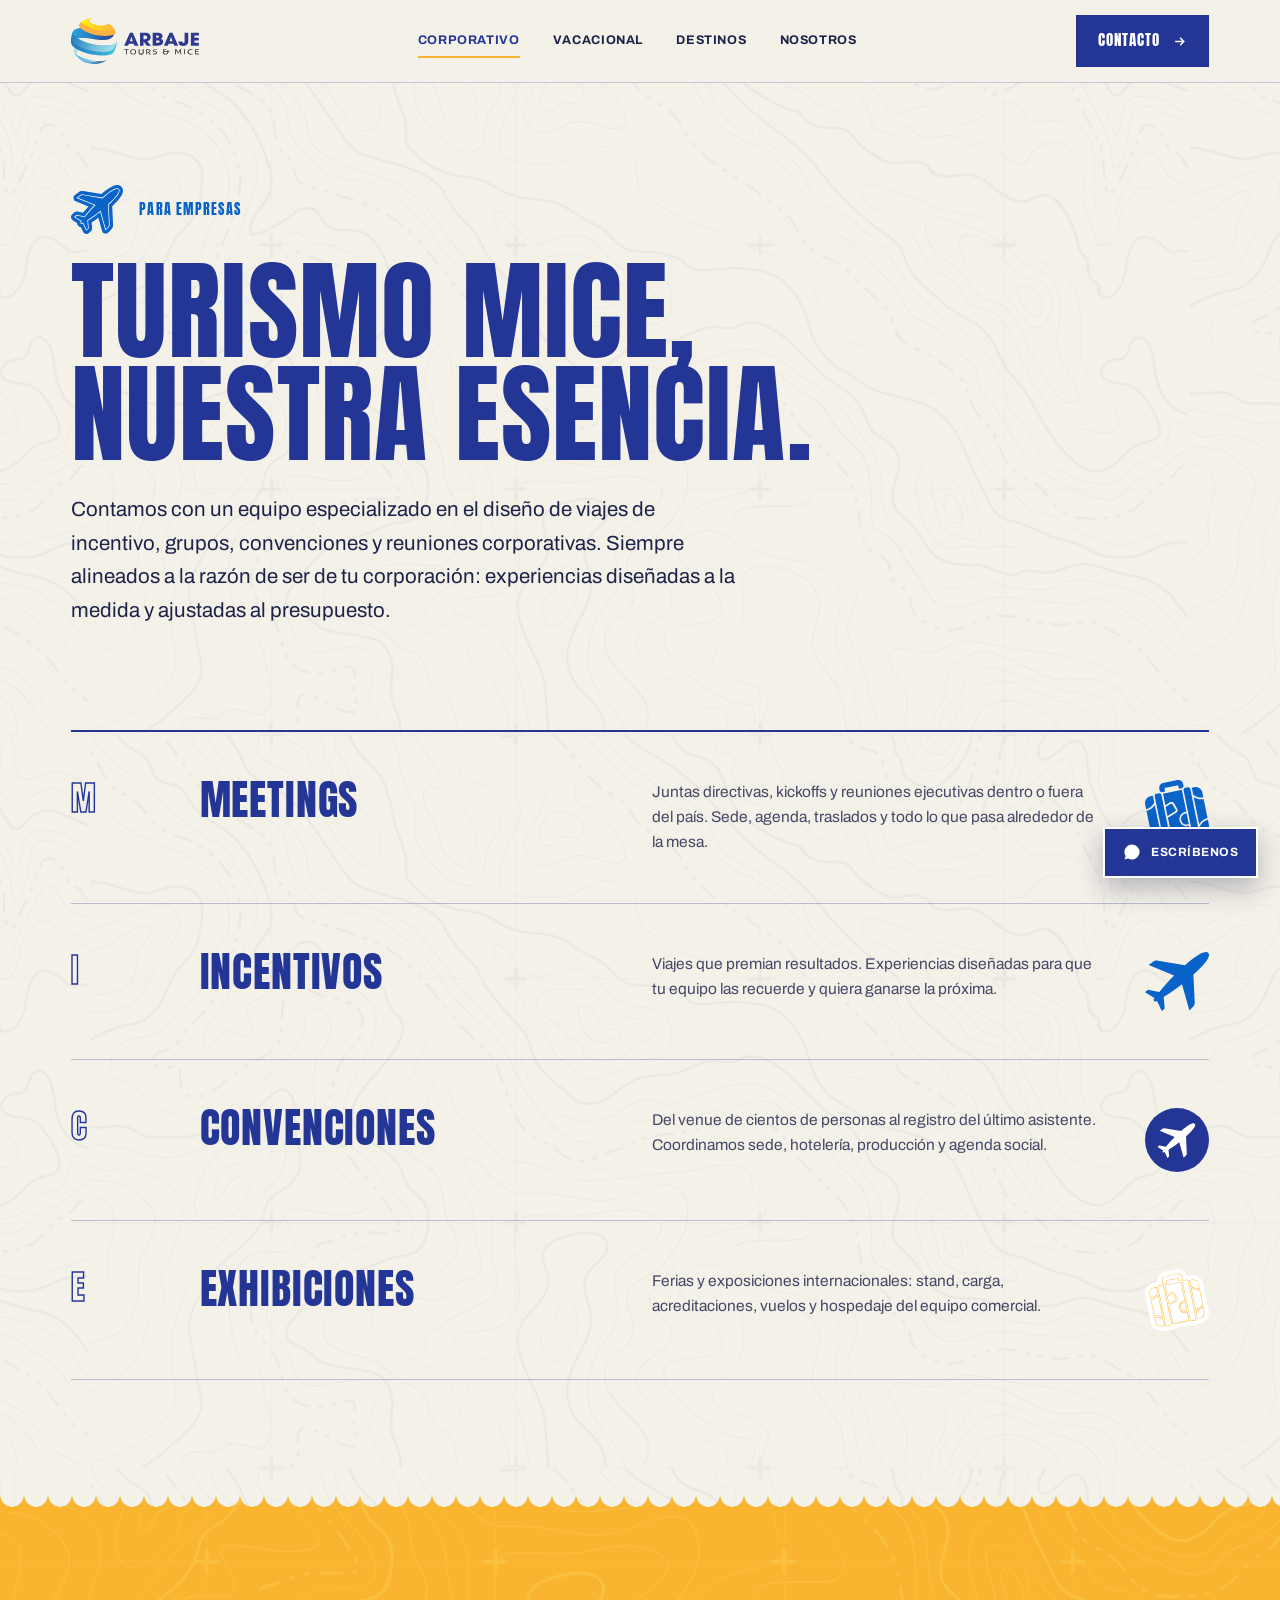
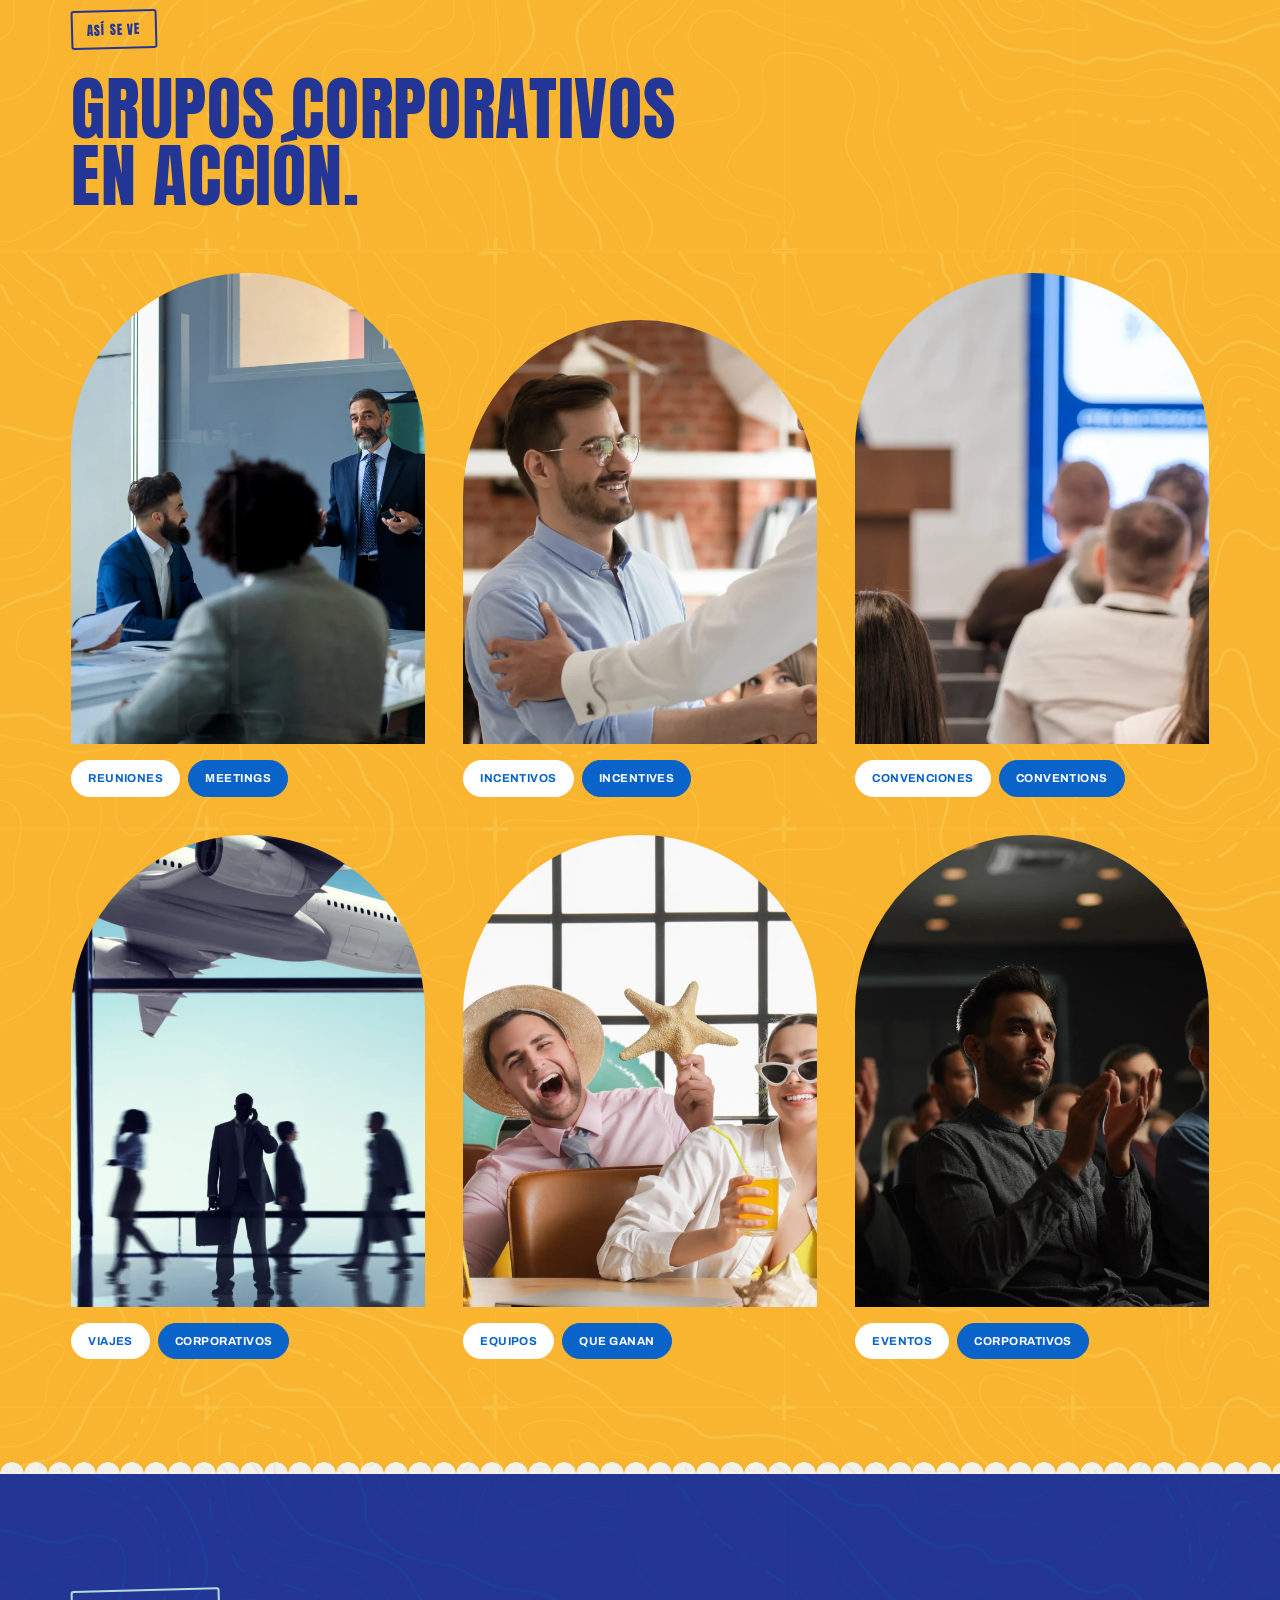
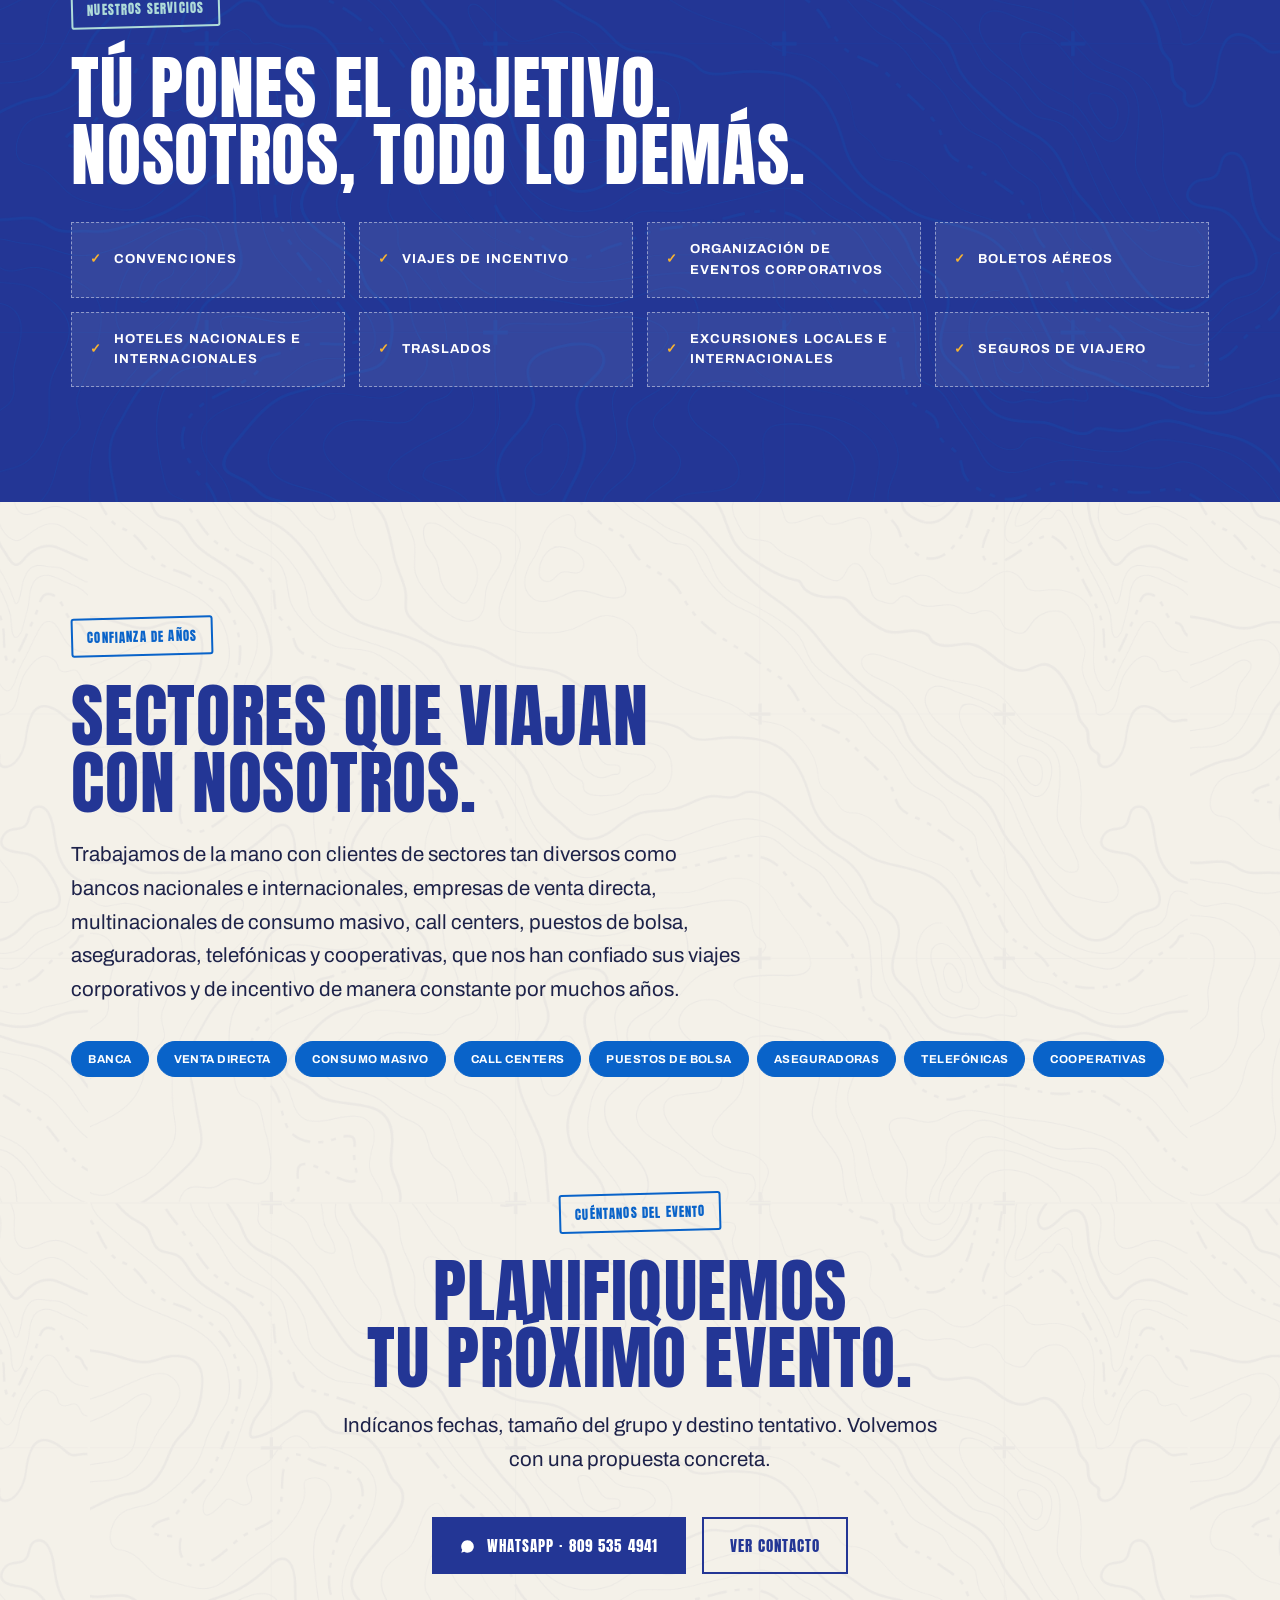
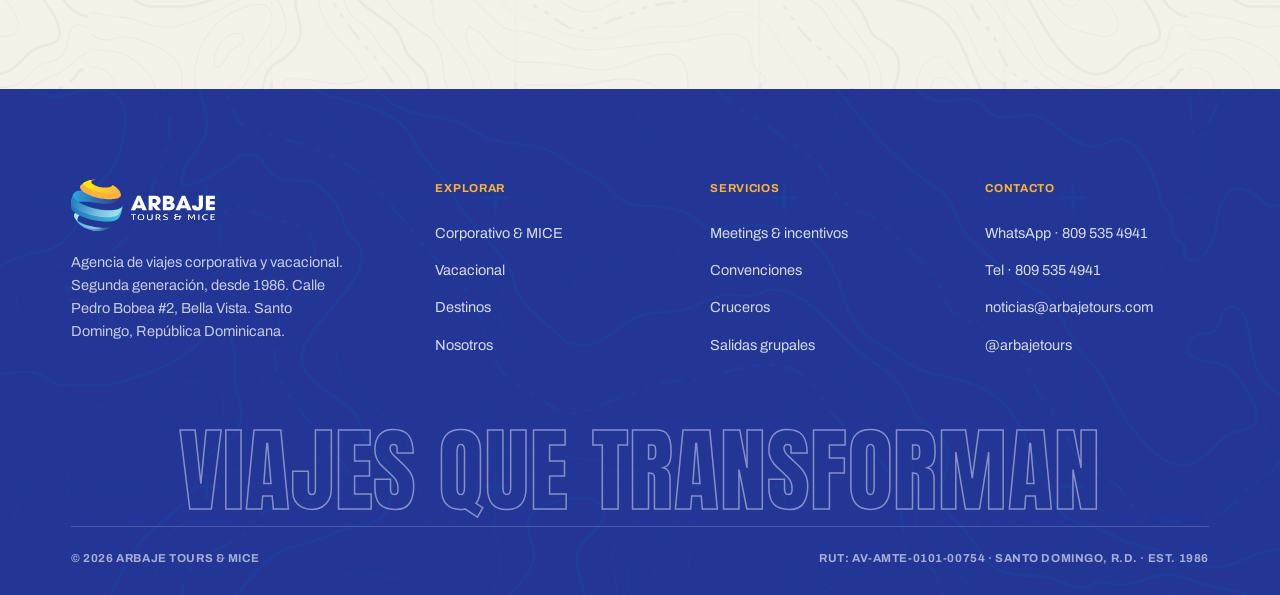
<file: corporativo.html>
<!DOCTYPE html>
<html lang="es">
<head>
<meta charset="UTF-8">
<meta name="viewport" content="width=device-width,initial-scale=1">
<title>Corporativo & MICE — Arbaje Tours & MICE</title>
<meta name="description" content="Reuniones, incentivos, convenciones y exhibiciones producidas de punta a punta desde Santo Domingo. Especialistas MICE desde 1986.">
<link rel="preconnect" href="https://fonts.googleapis.com">
<link rel="preconnect" href="https://fonts.gstatic.com" crossorigin>
<link href="https://fonts.googleapis.com/css2?family=Anton&family=Archivo:wght@400;500;600;700&display=swap" rel="stylesheet">
<link rel="stylesheet" href="styles.css">
</head>
<body>

<header class="site-head">
  <div class="inner">
    <a href="index.html" class="brand" aria-label="Arbaje Tours & MICE">
      <img src="assets/logos/arbaje-horizontal.svg" alt="Arbaje Tours & MICE">
    </a>
    <nav class="main-nav" aria-label="Principal">
      <a href="corporativo.html">Corporativo</a>
      <a href="vacacional.html">Vacacional</a>
      <a href="destinos.html">Destinos</a>
      <a href="nosotros.html">Nosotros</a>
    </nav>
    <div class="head-cta">
      <a href="contacto.html" class="btn">Contacto
        <svg viewBox="0 0 24 24" fill="none" stroke="currentColor" stroke-width="2.2"><path d="M5 12h14M13 6l6 6-6 6"/></svg>
      </a>
    </div>
    <button class="burger" id="burger" aria-label="Menú" aria-expanded="false">
      <svg viewBox="0 0 24 24" fill="none" stroke="currentColor" stroke-width="2"><path d="M3 6h18M3 12h18M3 18h18"/></svg>
    </button>
  </div>
  <nav class="mobile-nav" id="mobileNav" aria-label="Menú móvil">
    <a href="corporativo.html">Corporativo </a>
    <a href="vacacional.html">Vacacional </a>
    <a href="destinos.html">Destinos </a>
    <a href="nosotros.html">Nosotros </a>
    <a href="contacto.html">Contacto </a>
  </nav>
</header>

<!-- ============ HERO ============ -->
<section class="page-hero">
  <div class="wrap">
    <div class="kicker rv">
      <img src="assets/brand/planebadge-azure.svg" alt="">
      <span class="mono azure">Para empresas</span>
    </div>
    <h1 class="display rv d1">Turismo MICE,<br>nuestra esencia.</h1>
    <p class="lead rv d2">Contamos con un equipo especializado en el diseño de viajes de incentivo, grupos, convenciones y reuniones corporativas. Siempre alineados a la razón de ser de tu corporación: experiencias diseñadas a la medida y ajustadas al presupuesto.</p>
  </div>
</section>

<!-- ============ M.I.C.E. ============ -->
<section class="sec" style="padding-top:0">
  <div class="wrap">
    <div class="rows rv">
      <div class="row-item">
        <span class="no">M</span>
        <h3 class="display">Meetings</h3>
        <p>Juntas directivas, kickoffs y reuniones ejecutivas dentro o fuera del país. Sede, agenda, traslados y todo lo que pasa alrededor de la mesa.</p>
        <img class="ico" src="assets/brand/luggage-azure.svg" alt="">
      </div>
      <div class="row-item">
        <span class="no">I</span>
        <h3 class="display">Incentivos</h3>
        <p>Viajes que premian resultados. Experiencias diseñadas para que tu equipo las recuerde y quiera ganarse la próxima.</p>
        <img class="ico" src="assets/brand/plane-azure.svg" alt="">
      </div>
      <div class="row-item">
        <span class="no">C</span>
        <h3 class="display">Convenciones</h3>
        <p>Del venue de cientos de personas al registro del último asistente. Coordinamos sede, hotelería, producción y agenda social.</p>
        <img class="ico" src="assets/brand/badge-circle-navy.svg" alt="">
      </div>
      <div class="row-item">
        <span class="no">E</span>
        <h3 class="display">Exhibiciones</h3>
        <p>Ferias y exposiciones internacionales: stand, carga, acreditaciones, vuelos y hospedaje del equipo comercial.</p>
        <img class="ico" src="assets/brand/luggage-sun.svg" alt="">
      </div>
    </div>
  </div>
</section>

<!-- ============ GALERÍA MICE ============ -->
<section class="sec sec-sun">
  <div class="wrap">
    <div class="cat-head rv">
      <div>
        <div class="eyebrow">Así se ve</div>
        <h2 class="display">Grupos corporativos<br>en acción.</h2>
      </div>
    </div>
    <div class="arch-grid">
      <div class="arch-card rv">
        <div class="arch crop"><img src="assets/photos/mice-6.webp" alt="Reunión ejecutiva"></div>
        <div class="pills"><span class="pill">Reuniones</span><span class="pill blue">Meetings</span></div>
      </div>
      <div class="arch-card rv d1">
        <div class="arch crop"><img src="assets/photos/mice-7.webp" alt="Reconocimiento en viaje de incentivo"></div>
        <div class="pills"><span class="pill">Incentivos</span><span class="pill blue">Incentives</span></div>
      </div>
      <div class="arch-card rv d2">
        <div class="arch crop"><img src="assets/photos/mice-3.webp" alt="Convención corporativa"></div>
        <div class="pills"><span class="pill">Convenciones</span><span class="pill blue">Conventions</span></div>
      </div>
      <div class="arch-card rv">
        <div class="arch crop"><img src="assets/photos/mice-4.webp" alt="Viaje corporativo"></div>
        <div class="pills"><span class="pill">Viajes</span><span class="pill blue">Corporativos</span></div>
      </div>
      <div class="arch-card rv d1">
        <div class="arch crop"><img src="assets/photos/mice-5.webp" alt="Equipo celebrando su viaje de incentivo"></div>
        <div class="pills"><span class="pill">Equipos</span><span class="pill blue">Que ganan</span></div>
      </div>
      <div class="arch-card rv d2">
        <div class="arch crop"><img src="assets/photos/mice-2.webp" alt="Audiencia en convención"></div>
        <div class="pills"><span class="pill">Eventos</span><span class="pill blue">Corporativos</span></div>
      </div>
    </div>
  </div>
</section>

<!-- ============ PRODUCCIÓN ============ -->
<section class="sec sec-navy">
  <div class="wrap">
    <div class="rv">
      <div class="eyebrow">Nuestros servicios</div>
      <h2 class="display">Tú pones el objetivo.<br>Nosotros, todo lo demás.</h2>
    </div>
    <ul class="checks rv d1">
      <li>Convenciones</li>
      <li>Viajes de incentivo</li>
      <li>Organización de eventos corporativos</li>
      <li>Boletos aéreos</li>
      <li>Hoteles nacionales e internacionales</li>
      <li>Traslados</li>
      <li>Excursiones locales e internacionales</li>
      <li>Seguros de viajero</li>
    </ul>
  </div>
</section>

<!-- ============ SECTORES ============ -->
<section class="sec" style="padding-bottom:0">
  <div class="wrap">
    <div class="rv">
      <div class="eyebrow">Confianza de años</div>
      <h2 class="display">Sectores que viajan<br>con nosotros.</h2>
      <p class="lead" style="margin-top:22px">Trabajamos de la mano con clientes de sectores tan diversos como bancos nacionales e internacionales, empresas de venta directa, multinacionales de consumo masivo, call centers, puestos de bolsa, aseguradoras, telefónicas y cooperativas, que nos han confiado sus viajes corporativos y de incentivo de manera constante por muchos años.</p>
    </div>
    <div class="pills rv d1" style="margin-top:34px">
      <span class="pill blue">Banca</span>
      <span class="pill blue">Venta directa</span>
      <span class="pill blue">Consumo masivo</span>
      <span class="pill blue">Call centers</span>
      <span class="pill blue">Puestos de bolsa</span>
      <span class="pill blue">Aseguradoras</span>
      <span class="pill blue">Telefónicas</span>
      <span class="pill blue">Cooperativas</span>
    </div>
  </div>
</section>

<!-- ============ CTA ============ -->
<section class="sec endcta">
  <div class="wrap">
    <div class="rv">
      <div class="eyebrow" style="justify-content:center">Cuéntanos del evento</div>
      <h2 class="display">Planifiquemos<br>tu próximo evento.</h2>
      <p class="lead">Indícanos fechas, tamaño del grupo y destino tentativo. Volvemos con una propuesta concreta.</p>
      <div class="actions">
        <a href="https://wa.me/18095354941" target="_blank" rel="noopener" class="btn">
          <svg viewBox="0 0 24 24" fill="currentColor"><path d="M17.5 14.4c-.3-.1-1.8-.9-2-1-.3-.1-.5-.1-.7.1-.2.3-.8 1-1 1.2-.2.2-.3.2-.6.1-.3-.1-1.3-.5-2.4-1.5-.9-.8-1.5-1.8-1.7-2-.2-.3 0-.5.1-.6l.4-.5c.1-.2.2-.3.3-.5.1-.2 0-.4 0-.5 0-.1-.7-1.6-.9-2.2-.2-.6-.5-.5-.7-.5h-.6c-.2 0-.5.1-.8.4-.3.3-1 1-1 2.5s1.1 2.9 1.2 3.1c.1.2 2.1 3.2 5.1 4.5.7.3 1.3.5 1.7.6.7.2 1.4.2 1.9.1.6-.1 1.8-.7 2-1.4.2-.7.2-1.3.2-1.4-.1-.1-.3-.2-.6-.3M12 2a10 10 0 00-8.5 15.3L2 22l4.8-1.5A10 10 0 1012 2z"/></svg>
          WhatsApp · 809 535 4941
        </a>
        <a href="contacto.html" class="btn line">Ver contacto</a>
      </div>
    </div>
  </div>
</section>

<footer class="ftr">
  <div class="wrap">
    <div class="top">
      <div class="brandcol">
        <img src="assets/logos/arbaje-horizontal-white.svg" alt="Arbaje Tours & MICE">
        <p>Agencia de viajes corporativa y vacacional. Segunda generación, desde 1986. Calle Pedro Bobea #2, Bella Vista. Santo Domingo, República Dominicana.</p>
      </div>
      <div class="col">
        <h4>Explorar</h4>
        <a href="corporativo.html">Corporativo & MICE</a>
        <a href="vacacional.html">Vacacional</a>
        <a href="destinos.html">Destinos</a>
        <a href="nosotros.html">Nosotros</a>
      </div>
      <div class="col">
        <h4>Servicios</h4>
        <a href="corporativo.html">Meetings & incentivos</a>
        <a href="corporativo.html">Convenciones</a>
        <a href="vacacional.html">Cruceros</a>
        <a href="vacacional.html">Salidas grupales</a>
      </div>
      <div class="col">
        <h4>Contacto</h4>
        <a href="https://wa.me/18095354941" target="_blank" rel="noopener">WhatsApp · 809 535 4941</a>
        <a href="tel:+18095354941">Tel · 809 535 4941</a>
        <a href="mailto:noticias@arbajetours.com">noticias@arbajetours.com</a>
        <a href="https://instagram.com/arbajetours" target="_blank" rel="noopener">@arbajetours</a>
      </div>
    </div>
    <div class="bigline" aria-hidden="true">Viajes que transforman</div>
    <div class="bot">
      <span>© 2026 Arbaje Tours & MICE</span>
      <span>RUT: AV-AMTE-0101-00754 · Santo Domingo, R.D. · Est. 1986</span>
    </div>
  </div>
</footer>

<a href="https://wa.me/18095354941" target="_blank" rel="noopener" class="wa" aria-label="WhatsApp">
  <svg viewBox="0 0 24 24" fill="currentColor"><path d="M17.5 14.4c-.3-.1-1.8-.9-2-1-.3-.1-.5-.1-.7.1-.2.3-.8 1-1 1.2-.2.2-.3.2-.6.1-.3-.1-1.3-.5-2.4-1.5-.9-.8-1.5-1.8-1.7-2-.2-.3 0-.5.1-.6l.4-.5c.1-.2.2-.3.3-.5.1-.2 0-.4 0-.5 0-.1-.7-1.6-.9-2.2-.2-.6-.5-.5-.7-.5h-.6c-.2 0-.5.1-.8.4-.3.3-1 1-1 2.5s1.1 2.9 1.2 3.1c.1.2 2.1 3.2 5.1 4.5.7.3 1.3.5 1.7.6.7.2 1.4.2 1.9.1.6-.1 1.8-.7 2-1.4.2-.7.2-1.3.2-1.4-.1-.1-.3-.2-.6-.3M12 2a10 10 0 00-8.5 15.3L2 22l4.8-1.5A10 10 0 1012 2z"/></svg>
  <span>Escríbenos</span>
</a>

<script src="app.js"></script>
</body>
</html>
</file>
<file: styles.css>
/* ============================================================
   ARBAJE TOURS & MICE — sitio 2026
   Dirección: editorial · pasaporte · scrapbook de viaje
   Tipos: Anton (display) · Archivo (texto) · IBM Plex Mono (meta)
   ============================================================ */

:root{
  --navy:#233695;
  --azure:#0963c9;
  --sun:#f9b430;
  --sunlight:#fbcd52;
  --pink:#ed2c7a;
  --aqua:#afdcd9;
  --gray:#dad8da;
  --paper:#f4f1e9;
  --paper-2:#ece8dd;
  --ink:#1d2249;
  --wrap:1240px;
  --gutter:clamp(20px, 4vw, 56px);
}

*{margin:0;padding:0;box-sizing:border-box}
html{scroll-behavior:smooth}

body{
  font-family:"Archivo",system-ui,sans-serif;
  font-size:17px;
  line-height:1.6;
  color:var(--ink);
  background:var(--paper);
  -webkit-font-smoothing:antialiased;
  overflow-x:hidden;
}

/* textura de papel sobre todo el fondo (gris sobre crema, como en las piezas) */
body{position:relative}
body::before{
  content:"";
  position:absolute;
  inset:0;
  background:url("assets/brand/tex-gray.png") top center/1100px repeat;
  opacity:.35;
  pointer-events:none;
  z-index:0;
}
body > *{position:relative;z-index:1}

::selection{background:var(--sun);color:var(--navy)}

img{max-width:100%;display:block}
a{color:inherit;text-decoration:none}
ul{list-style:none}

.wrap{max-width:var(--wrap);margin:0 auto;padding-inline:var(--gutter)}

/* ---------- tipografía ---------- */
.display{
  font-family:"Anton",sans-serif;
  font-weight:400;
  text-transform:uppercase;
  line-height:.95;
  letter-spacing:.01em;
  color:var(--navy);
}
h1.display{font-size:clamp(52px, 8.5vw, 118px)}
h2.display{font-size:clamp(38px, 5.5vw, 72px)}
h3.display{font-size:clamp(26px, 3.4vw, 42px)}

.mono{
  font-family:"Anton",sans-serif;
  font-weight:400;
  font-size:13.5px;
  text-transform:uppercase;
  letter-spacing:.09em;
}

/* etiqueta tipo sello de goma (como los sellos de pasaporte de la marca) */
.eyebrow{
  display:inline-flex;
  align-items:center;
  font-family:"Anton",sans-serif;
  font-weight:400;
  font-size:13px;
  text-transform:uppercase;
  letter-spacing:.09em;
  color:var(--azure);
  border:2px solid currentColor;
  border-radius:3px;
  padding:8px 14px 6px;
  transform:rotate(-1.5deg);
  margin-bottom:26px;
}

.lead{font-size:clamp(18px, 1.6vw, 21px);line-height:1.65;max-width:56ch}
.azure{color:var(--azure)}
.sun-t{color:var(--sun)}
.pink-t{color:var(--pink)}

/* ---------- botones y enlaces ---------- */
.btn{
  display:inline-flex;
  align-items:center;
  gap:12px;
  font-family:"Anton",sans-serif;
  font-weight:400;
  font-size:14.5px;
  text-transform:uppercase;
  letter-spacing:.07em;
  background:var(--navy);
  color:#fff;
  padding:16px 26px 14px;
  border:2px solid var(--navy);
  transition:background .2s, color .2s, transform .2s;
}
.btn:hover{background:var(--azure);border-color:var(--azure)}
.btn.sun{background:var(--sun);border-color:var(--sun);color:var(--navy)}
.btn.sun:hover{background:var(--sunlight);border-color:var(--sunlight)}
.btn.line{background:transparent;color:var(--navy)}
.btn.line:hover{background:var(--navy);color:#fff}
.btn.line.on-dark{color:#fff;border-color:#fff}
.btn.line.on-dark:hover{background:#fff;color:var(--navy)}
.btn svg{width:15px;height:15px;flex:none}

.tlink{
  display:inline-flex;
  align-items:center;
  gap:10px;
  font-family:"Anton",sans-serif;
  font-weight:400;
  font-size:14px;
  text-transform:uppercase;
  letter-spacing:.07em;
  color:var(--navy);
  border-bottom:2px solid var(--sun);
  padding-bottom:5px;
  transition:gap .2s, color .2s;
}
.tlink:hover{gap:16px;color:var(--azure)}
.tlink svg{width:15px;height:15px}

/* ---------- header ---------- */
.site-head{
  position:sticky;
  top:0;
  z-index:60;
  background:var(--paper);
  border-bottom:1px solid color-mix(in srgb, var(--navy) 22%, transparent);
}
.site-head .inner{
  max-width:var(--wrap);
  margin:0 auto;
  padding:0 var(--gutter);
  display:flex;
  align-items:center;
  justify-content:space-between;
  gap:28px;
  height:82px;
}
.site-head .brand img{height:46px;width:auto}
.main-nav{display:flex;gap:clamp(18px, 2.6vw, 40px)}
.main-nav a{
  font-family:"Archivo",sans-serif;font-weight:700;
  font-size:12.5px;
  text-transform:uppercase;
  letter-spacing:.05em;
  color:var(--ink);
  padding:6px 0;
  border-bottom:2px solid transparent;
  transition:color .2s, border-color .2s;
}
.main-nav a .no{color:var(--azure);margin-right:6px;font-size:10.5px}
.main-nav a:hover{color:var(--azure)}
.main-nav a.current{border-color:var(--sun);color:var(--navy)}
.head-cta{white-space:nowrap}
.head-cta .btn{padding:12px 20px}

.burger{
  display:none;
  background:none;
  border:2px solid var(--navy);
  width:44px;height:44px;
  align-items:center;justify-content:center;
  cursor:pointer;
  color:var(--navy);
}
.burger svg{width:20px;height:20px}

/* menú móvil */
.mobile-nav{
  display:none;
  border-bottom:1px solid color-mix(in srgb, var(--navy) 22%, transparent);
  background:var(--paper);
}
.mobile-nav.open{display:block}
.mobile-nav a{
  display:flex;
  justify-content:space-between;
  align-items:center;
  padding:18px var(--gutter);
  font-family:"Archivo",sans-serif;font-weight:700;
  font-size:14px;
  text-transform:uppercase;
  letter-spacing:.05em;
  color:var(--navy);
  border-top:1px dashed color-mix(in srgb, var(--navy) 25%, transparent);
}
.mobile-nav a .no{color:var(--azure)}

/* ---------- secciones con textura ---------- */
.sec{padding-block:clamp(72px, 9vw, 130px)}

.sec-navy{
  position:relative;
  background:var(--navy);
  color:#fff;
  overflow:hidden;
}
.sec-navy::before{
  content:"";
  position:absolute;inset:0;
  background:url("assets/brand/tex-azure.png") center/1300px repeat;
  opacity:.18;
  pointer-events:none;
}
.sec-navy > *{position:relative}
.sec-navy .display{color:#fff}
.sec-navy .eyebrow{color:var(--aqua)}

.sec-sun{
  position:relative;
  background:var(--sun);
  overflow:hidden;
}
.sec-sun::before{
  content:"";
  position:absolute;inset:0;
  background:url("assets/brand/tex-sunlight.png") center/1300px repeat;
  opacity:.5;
  pointer-events:none;
}
.sec-sun > *{position:relative}
.sec-sun .eyebrow{color:var(--navy)}

.sec-azure{
  position:relative;
  background:var(--azure);
  color:#fff;
  overflow:hidden;
}
.sec-azure::before{
  content:"";
  position:absolute;inset:0;
  background:url("assets/brand/tex-navy.png") center/1300px repeat;
  opacity:.16;
  pointer-events:none;
}
.sec-azure > *{position:relative}
.sec-azure .display{color:#fff}

/* borde perforado de estampilla: recorta los bordes de la propia sección,
   así el color y la textura del fondo amarillo siguen continuos */
.sec-sun{
  --pf:24px;
  -webkit-mask:
    radial-gradient(circle 12px at 12px 0, transparent 11.5px, #000 12px) left top / 24px var(--pf) repeat-x,
    radial-gradient(circle 12px at 12px var(--pf), transparent 11.5px, #000 12px) left bottom / 24px var(--pf) repeat-x,
    linear-gradient(#000 0 0) 0 var(--pf) / 100% calc(100% - var(--pf)*2) no-repeat;
  mask:
    radial-gradient(circle 12px at 12px 0, transparent 11.5px, #000 12px) left top / 24px var(--pf) repeat-x,
    radial-gradient(circle 12px at 12px var(--pf), transparent 11.5px, #000 12px) left bottom / 24px var(--pf) repeat-x,
    linear-gradient(#000 0 0) 0 var(--pf) / 100% calc(100% - var(--pf)*2) no-repeat;
}

/* ---------- foto con marco de estampilla de la marca (svg 38/39) ---------- */
.stampframe{
  position:relative;
  aspect-ratio:324.8/240.91;
}
.stampframe .ph{
  position:absolute;
  left:3.4%;
  top:5.2%;
  width:93.3%;
  height:89.2%;
  object-fit:cover;
}
.stampframe .frame{
  position:absolute;
  inset:0;
  width:100%;height:100%;
  pointer-events:none;
}

/* ---------- burbujas de avión (choques, físicas suaves) ---------- */
.bubbles{
  position:absolute;
  inset:0;
  overflow:hidden;
  pointer-events:none;
  z-index:0;
}
.bubble{
  position:absolute;
  top:0;left:0;
  will-change:transform;
  user-select:none;
}
.endcta{position:relative}
.endcta .wrap{position:relative;z-index:1}

/* ---------- foto estampilla (sello postal) ----------
   la foto llena TODO el sello; la perforación muerde la foto directamente */
.stamp{
  -webkit-mask:url("assets/brand/stampframe-white.svg") center/100% 100% no-repeat;
          mask:url("assets/brand/stampframe-white.svg") center/100% 100% no-repeat;
  aspect-ratio:324.8/241.93;
  overflow:hidden;
}
.stamp img{width:100%;height:100%;object-fit:cover}

.stamp-card{position:relative}
.stamp-card figcaption{
  margin-top:14px;
  display:flex;
  justify-content:space-between;
  align-items:baseline;
  gap:12px;
}
.stamp-card .place{
  font-family:"Anton",sans-serif;
  text-transform:uppercase;
  font-size:21px;
  color:var(--navy);
  letter-spacing:.02em;
}
.stamp-card .meta{
  font-family:"Archivo",sans-serif;font-weight:700;
  font-size:12px;
  text-transform:uppercase;
  letter-spacing:.04em;
  color:var(--azure);
  text-align:right;
}

/* ---------- foto en arco (como los posts de Berlín/Barcelona) ---------- */
.arch{
  border-radius:999px 999px 0 0;
  overflow:hidden;
  position:relative;
}
.arch img{width:100%;height:100%;object-fit:cover}

/* pills ciudad · país */
.pills{display:flex;gap:8px;flex-wrap:wrap}
.pill{
  font-family:"Archivo",sans-serif;font-weight:700;
  font-size:11.5px;
  text-transform:uppercase;
  letter-spacing:.04em;
  padding:8px 16px;
  border-radius:999px;
  background:#fff;
  color:var(--azure);
  border:1.5px solid #fff;
}
.pill.blue{background:var(--azure);color:#fff;border-color:var(--azure)}

/* ---------- decoraciones de marca ---------- */
.deco{position:absolute;pointer-events:none;user-select:none}
.deco.spin{transform:rotate(12deg)}

/* ---------- reveal ---------- */
.rv{opacity:0;transform:translateY(22px);transition:opacity .7s ease, transform .7s ease}
.rv.in{opacity:1;transform:none}
.d1{transition-delay:.08s}
.d2{transition-delay:.16s}
.d3{transition-delay:.24s}
@media (prefers-reduced-motion:reduce){.rv{opacity:1;transform:none;transition:none}}

/* ============================================================
   HOME
   ============================================================ */
.hero{
  position:relative;
  padding-block:clamp(60px, 8vw, 120px) clamp(70px, 9vw, 130px);
  overflow:hidden;
}
.hero-grid{
  display:grid;
  grid-template-columns:1.05fr .95fr;
  gap:clamp(40px, 5vw, 80px);
  align-items:center;
}
.hero-copy .lead{margin:26px 0 38px}
.hero-cta{display:flex;gap:22px;align-items:center;flex-wrap:wrap}

.hero-facts{
  display:flex;
  gap:clamp(28px, 4vw, 64px);
  margin-top:clamp(44px, 5vw, 70px);
  padding-top:30px;
  border-top:1px dashed color-mix(in srgb, var(--navy) 35%, transparent);
}
.fact .n{
  font-family:"Anton",sans-serif;
  font-size:clamp(26px, 2.6vw, 36px);
  color:var(--navy);
  line-height:1;
}
.fact .l{
  font-family:"Archivo",sans-serif;font-weight:700;
  font-size:11.5px;
  text-transform:uppercase;
  letter-spacing:.05em;
  color:color-mix(in srgb, var(--ink) 65%, transparent);
  margin-top:8px;
}

/* collage de estampillas del hero */
.hero-collage{position:relative;min-height:520px}
.hero-collage .stamp-a{
  position:absolute;top:0;right:6%;width:min(62%, 340px);
  transform:rotate(3deg);
  
}
.hero-collage .stamp-b{
  position:absolute;bottom:8%;left:0;width:min(58%, 320px);
  transform:rotate(-4deg);
  
}
.hero-collage .roundstamp{
  position:absolute;
  bottom:26%;right:2%;
  width:150px;
  transform:rotate(12deg);
  opacity:.95;
}
.hero-collage .plane{
  position:absolute;
  top:-2%;left:6%;
  width:92px;
  transform:rotate(-8deg);
}
.hero-collage .tickettravel{
  position:absolute;
  top:38%;left:26%;
  width:180px;
  transform:rotate(-9deg);
  opacity:.9;
}

/* certificaciones bajo los facts del hero: sellos visibles */
.certline{
  display:flex;
  align-items:center;
  gap:10px;
  flex-wrap:wrap;
  margin-top:24px;
}
.certline .cl{
  font-family:"Archivo",sans-serif;
  font-weight:700;
  font-size:12px;
  text-transform:uppercase;
  letter-spacing:.05em;
  color:color-mix(in srgb, var(--ink) 65%, transparent);
  margin-right:4px;
}
.certline .cert{
  font-family:"Anton",sans-serif;
  font-size:13px;
  text-transform:uppercase;
  letter-spacing:.08em;
  color:var(--azure);
  border:2px solid var(--azure);
  border-radius:3px;
  padding:6px 12px 4px;
}
.certline .cert.rut{
  color:var(--navy);
  border-style:dashed;
}

/* fotos MICE con borde de estampilla horneado: zoom para recortarlo en el arco */
.arch.crop img{transform:scale(1.18)}

/* trayecto punteado del avión */
.dashpath{
  position:absolute;
  top:4%;left:0;
  width:52%;
  color:var(--azure);
  opacity:.5;
}

/* ---------- catálogo dos mundos ---------- */
.cat-head{
  display:flex;
  justify-content:space-between;
  align-items:flex-end;
  gap:28px;
  margin-bottom:clamp(40px, 5vw, 64px);
}
.cat-grid{
  display:grid;
  grid-template-columns:1fr 1fr;
  gap:clamp(28px, 4vw, 56px);
}
.cat-item .ph{
  aspect-ratio:4/3;
  overflow:hidden;
  border:2px solid var(--navy);
}
.cat-item .ph img{
  width:100%;height:100%;object-fit:cover;
  transition:transform .6s ease;
}
.cat-item:hover .ph img{transform:scale(1.04)}
.cat-item .cap{
  display:grid;
  grid-template-columns:1fr auto;
  gap:18px;
  align-items:start;
  padding-top:18px;
}
.cat-item h3{margin-bottom:8px}
.cat-item .cap p{
  font-size:15.5px;
  color:color-mix(in srgb, var(--ink) 80%, transparent);
  max-width:44ch;
}
.cat-item .cap .go{
  padding-top:4px;
  color:var(--navy);
  transition:transform .2s;
}
.cat-item:hover .cap .go{transform:translateX(6px);color:var(--azure)}
.cat-item .cap .go svg{width:22px;height:22px}
.cat-item .tag{
  font-family:"Archivo",sans-serif;font-weight:700;
  font-size:11px;
  letter-spacing:.05em;
  text-transform:uppercase;
  color:var(--pink);
  margin-bottom:6px;
}

/* ---------- destinos en arcos (sección amarilla) ---------- */
.arch-grid{
  display:grid;
  grid-template-columns:repeat(3, 1fr);
  gap:clamp(24px, 3vw, 44px);
  align-items:end;
}
.arch-card .arch{aspect-ratio:3/4}
.arch-card:nth-child(2) .arch{aspect-ratio:3/3.6}
.arch-card .pills{margin-top:16px}
.arch-card .price{
  margin-top:10px;
  font-family:"Archivo",sans-serif;font-weight:700;
  font-size:12.5px;
  letter-spacing:.08em;
  text-transform:uppercase;
  color:var(--navy);
}
.arch-card .price b{
  font-family:"Anton",sans-serif;
  font-size:19px;
  letter-spacing:.02em;
  font-weight:400;
}

/* ---------- método (sección navy) ---------- */
.steps{
  display:grid;
  grid-template-columns:repeat(3,1fr);
  gap:clamp(28px, 4vw, 60px);
  margin-top:clamp(44px, 5vw, 72px);
}
/* cuadros en blanco con letras en azul (pedido de la dueña) */
.step{
  background:#fff;
  padding:30px 28px 32px;
  border-top:5px solid var(--sun);
}
.step h3{
  font-family:"Anton",sans-serif;
  text-transform:uppercase;
  font-size:24px;
  letter-spacing:.02em;
  margin-bottom:10px;
  color:var(--azure);
}
.step p{font-size:15.5px;color:color-mix(in srgb, var(--ink) 85%, transparent);max-width:38ch}

/* ---------- CTA final ---------- */
.endcta{
  position:relative;
  text-align:center;
  overflow:hidden;
}
.endcta .display{margin-bottom:18px}
.endcta p{margin:0 auto 40px;max-width:52ch}
.endcta .actions{
  display:flex;
  gap:16px;
  justify-content:center;
  flex-wrap:wrap;
}
.endcta .boarding{
  width:min(380px, 74%);
  margin:56px auto 0;
}

/* ============================================================
   PÁGINAS INTERIORES
   ============================================================ */
.page-hero{
  position:relative;
  padding-block:clamp(64px, 8vw, 110px);
  overflow:hidden;
}
.page-hero .kicker{
  display:flex;
  align-items:center;
  gap:16px;
  margin-bottom:26px;
}
.page-hero .kicker img{width:52px;height:auto}
.page-hero .lead{margin-top:26px}

.page-hero.on-dark .lead{color:color-mix(in srgb, #fff 88%, transparent)}

/* filas editoriales numeradas (MICE, servicios) */
.rows{border-top:2px solid var(--navy)}
.row-item{
  display:grid;
  grid-template-columns:90px 1fr 1.1fr auto;
  gap:clamp(20px, 3vw, 48px);
  padding:clamp(30px, 4vw, 48px) 0;
  border-bottom:1px solid color-mix(in srgb, var(--navy) 28%, transparent);
  align-items:start;
}
.row-item .no{
  font-family:"Anton",sans-serif;
  font-size:clamp(24px, 2.6vw, 34px);
  color:var(--sun);
  -webkit-text-stroke:1.4px var(--navy);
  color:transparent;
  line-height:1.1;
}
.row-item:hover .no{color:var(--sun);-webkit-text-stroke:1.4px var(--navy)}
.row-item h3{letter-spacing:.02em}
.row-item p{
  font-size:15.5px;
  color:color-mix(in srgb, var(--ink) 82%, transparent);
  max-width:52ch;
}
.row-item .ico{width:64px;height:auto;justify-self:end}
/* filas sin columna de numeración (vacacional) */
.rows.no-num .row-item{grid-template-columns:1fr 1.1fr auto}

/* checklist producción */
.checks{
  display:grid;
  grid-template-columns:repeat(auto-fill, minmax(230px, 1fr));
  gap:14px;
  margin-top:34px;
}
.checks li{
  display:flex;
  gap:12px;
  align-items:center;
  font-family:"Archivo",sans-serif;font-weight:700;
  font-size:13px;
  text-transform:uppercase;
  letter-spacing:.08em;
  padding:16px 18px;
  border:1.5px dashed color-mix(in srgb, var(--navy) 45%, transparent);
  background:color-mix(in srgb, #fff 55%, transparent);
}
.checks li::before{
  content:"✓";
  font-weight:700;
  color:var(--azure);
}
.sec-navy .checks li{
  border-color:color-mix(in srgb, #fff 45%, transparent);
  background:color-mix(in srgb, #fff 8%, transparent);
}
.sec-navy .checks li::before{color:var(--sun)}

/* grid destinos página */
.dest-grid{
  display:grid;
  grid-template-columns:repeat(auto-fill, minmax(300px, 1fr));
  gap:clamp(32px, 4vw, 56px);
  margin-top:clamp(40px, 5vw, 64px);
}
.dest .body{padding-top:16px}
.dest .region{
  font-family:"Archivo",sans-serif;font-weight:700;
  font-size:11.5px;
  text-transform:uppercase;
  letter-spacing:.05em;
  color:var(--pink);
  margin-bottom:6px;
}
.dest h3{font-size:26px}
.dest .detail{
  margin-top:10px;
  font-size:15px;
  color:color-mix(in srgb, var(--ink) 78%, transparent);
}
.dest .price-line{
  margin-top:14px;
  padding-top:14px;
  border-top:1px dashed color-mix(in srgb, var(--navy) 35%, transparent);
  display:flex;
  justify-content:space-between;
  align-items:baseline;
  font-family:"Archivo",sans-serif;font-weight:700;
  font-size:12px;
  text-transform:uppercase;
  letter-spacing:.04em;
  color:var(--azure);
}
.dest .price-line b{
  font-family:"Anton",sans-serif;
  font-weight:400;
  font-size:22px;
  color:var(--navy);
  letter-spacing:.02em;
}

/* nota destinos */
.dest-note{
  margin-top:clamp(48px, 6vw, 72px);
  border:2px solid var(--navy);
  background:color-mix(in srgb, #fff 60%, transparent);
  padding:clamp(28px, 4vw, 44px);
  display:grid;
  grid-template-columns:auto 1fr auto;
  gap:clamp(20px, 3vw, 40px);
  align-items:center;
}
.dest-note img{width:74px}
.dest-note h3{margin-bottom:6px}
.dest-note p{font-size:15.5px;max-width:60ch}

/* nosotros — historia */
.story-grid{
  display:grid;
  grid-template-columns:1fr 1fr;
  gap:clamp(40px, 6vw, 90px);
  align-items:center;
}
.story-grid .stamp{transform:rotate(-2deg)}
.big-year{
  font-family:"Anton",sans-serif;
  font-size:clamp(90px, 14vw, 190px);
  line-height:1;
  color:transparent;
  -webkit-text-stroke:2px var(--navy);
  display:block;
}
.timeline{border-top:2px solid var(--navy);margin-top:clamp(40px,5vw,60px)}
.timeline li{
  display:grid;
  grid-template-columns:120px 1fr;
  gap:clamp(20px, 4vw, 60px);
  padding:26px 0;
  border-bottom:1px solid color-mix(in srgb, var(--navy) 25%, transparent);
}
.timeline .y{
  font-family:"Anton",sans-serif;
  font-size:24px;
  color:var(--azure);
}
.timeline p{max-width:62ch;font-size:16px}

/* contacto */
.contact-grid{
  display:grid;
  grid-template-columns:1.1fr .9fr;
  gap:clamp(40px, 6vw, 90px);
  align-items:start;
}
.contact-list{border-top:2px solid var(--navy)}
.contact-list a{
  display:grid;
  grid-template-columns:110px 1fr auto;
  align-items:center;
  gap:20px;
  padding:24px 6px;
  border-bottom:1px solid color-mix(in srgb, var(--navy) 25%, transparent);
  transition:background .2s, padding .2s;
}
.contact-list a:hover{background:color-mix(in srgb, #fff 55%, transparent);padding-left:14px}
.contact-list .k{
  font-family:"Archivo",sans-serif;font-weight:700;
  font-size:11.5px;
  text-transform:uppercase;
  letter-spacing:.05em;
  color:var(--pink);
}
.contact-list .v{
  font-family:"Anton",sans-serif;
  text-transform:uppercase;
  font-size:clamp(18px, 2vw, 26px);
  color:var(--navy);
  letter-spacing:.02em;
}
.contact-list svg{width:20px;height:20px;color:var(--azure)}
.contact-side{position:relative}
.contact-side .stamp{transform:rotate(2deg)}
.contact-side .roundstamp{
  position:absolute;
  top:-40px;right:-10px;
  width:130px;
  transform:rotate(14deg);
}

/* ---------- footer ---------- */
.ftr{
  position:relative;
  background:var(--navy);
  color:#fff;
  overflow:hidden;
}
.ftr::before{
  content:"";
  position:absolute;inset:0;
  background:url("assets/brand/tex-azure.png") center/1300px repeat;
  opacity:.15;
  pointer-events:none;
}
.ftr > *{position:relative}
.ftr .top{
  display:grid;
  grid-template-columns:1.4fr 1fr 1fr 1fr;
  gap:clamp(30px, 4vw, 60px);
  padding-block:clamp(56px, 7vw, 90px) clamp(40px, 5vw, 60px);
}
.ftr .brandcol img{height:52px;width:auto;margin-bottom:20px}
.ftr .brandcol p{
  font-size:14.5px;
  color:color-mix(in srgb, #fff 75%, transparent);
  max-width:34ch;
}
.ftr h4{
  font-family:"Archivo",sans-serif;font-weight:700;
  font-size:11.5px;
  text-transform:uppercase;
  letter-spacing:.06em;
  color:var(--sun);
  margin-bottom:18px;
}
.ftr .col a{
  display:block;
  padding:7px 0;
  font-size:14.5px;
  color:color-mix(in srgb, #fff 82%, transparent);
  transition:color .2s, padding-left .2s;
}
.ftr .col a:hover{color:var(--sunlight);padding-left:6px}
.ftr .bigline{
  font-family:"Anton",sans-serif;
  text-transform:uppercase;
  font-size:clamp(22px, 7.2vw, 104px);
  line-height:1;
  letter-spacing:.01em;
  color:transparent;
  -webkit-text-stroke:1.5px color-mix(in srgb, #fff 45%, transparent);
  white-space:nowrap;
  max-width:100%;
  overflow:hidden;
  text-align:center;
  padding-bottom:10px;
  user-select:none;
}
.ftr .bot{
  display:flex;
  justify-content:space-between;
  gap:16px;
  flex-wrap:wrap;
  padding-block:22px 28px;
  border-top:1px solid color-mix(in srgb, #fff 18%, transparent);
  font-family:"Archivo",sans-serif;font-weight:700;
  font-size:11.5px;
  text-transform:uppercase;
  letter-spacing:.05em;
  color:color-mix(in srgb, #fff 60%, transparent);
}

/* whatsapp flotante */
.wa{
  position:fixed;
  right:22px;bottom:22px;
  z-index:70;
  display:flex;
  align-items:center;
  gap:10px;
  background:var(--navy);
  color:#fff;
  padding:14px 18px;
  border:2px solid #fff;
  box-shadow:0 10px 26px rgba(29,34,73,.3);
  font-family:"Archivo",sans-serif;font-weight:700;
  font-size:12px;
  text-transform:uppercase;
  letter-spacing:.04em;
  transition:background .2s, transform .2s;
}
.wa:hover{background:var(--azure);transform:translateY(-2px)}
.wa svg{width:18px;height:18px}

/* ============================================================
   RESPONSIVE
   ============================================================ */
@media (max-width:1020px){
  .main-nav, .head-cta{display:none}
  .burger{display:flex}
  .hero-grid{grid-template-columns:1fr;gap:56px}
  .hero-collage{min-height:440px}
  .cat-grid{grid-template-columns:1fr}
  .arch-grid{grid-template-columns:repeat(2,1fr)}
  .steps{grid-template-columns:1fr}
  .row-item{grid-template-columns:60px 1fr;grid-template-rows:auto auto}
  .row-item p{grid-column:2}
  .rows.no-num .row-item{grid-template-columns:1fr}
  .rows.no-num .row-item p{grid-column:1}
  .row-item .ico{display:none}
  .story-grid{grid-template-columns:1fr}
  .contact-grid{grid-template-columns:1fr}
  .ftr .top{grid-template-columns:1fr 1fr}
  .dest-note{grid-template-columns:1fr}
  .dest-note img{display:none}
}
@media (max-width:640px){
  .arch-grid{grid-template-columns:1fr}
  .arch-card:nth-child(2) .arch{aspect-ratio:3/4}
  .hero-collage .tickettravel{display:none}
  .cat-head{flex-direction:column;align-items:flex-start}
  .ftr .top{grid-template-columns:1fr}
  .wa span{display:none}
  .wa{padding:14px}
  .contact-list a{grid-template-columns:1fr;gap:6px}
  .contact-list svg{display:none}
}
</file>
